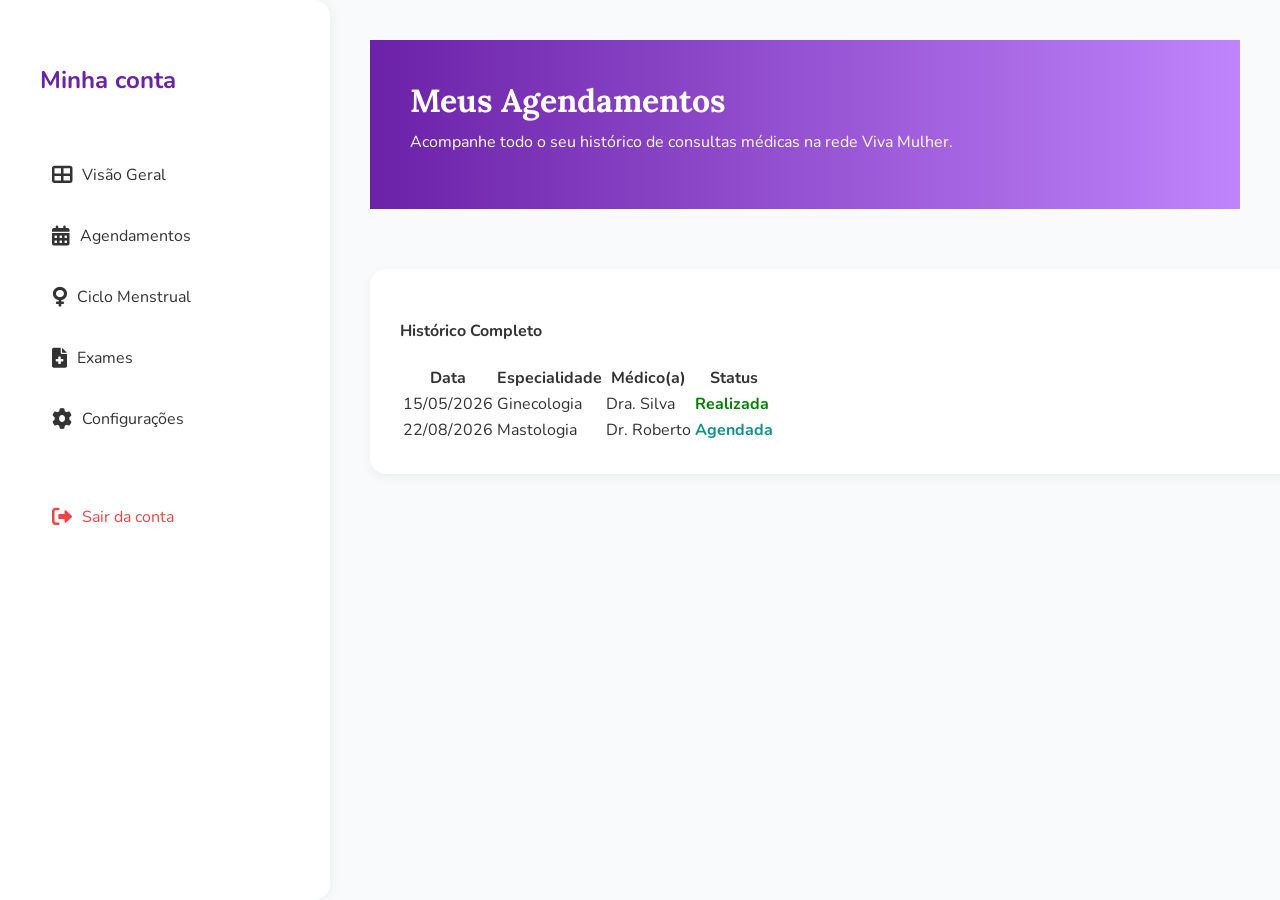
<file: dashboard-paciente/agendamentos.html>
<!DOCTYPE html>
<html lang="pt-BR">
<head>
    <meta charset="UTF-8">
    <meta name="viewport" content="width=device-width, initial-scale=1.0">
    <title>Meus Agendamentos</title>
    
    <link href="https://fonts.googleapis.com/css2?family=Lora:ital,wght@0,400..700;1,400..700&family=Nunito:wght@400;600;700&display=swap" rel="stylesheet">
    <link rel="stylesheet" href="https://cdnjs.cloudflare.com/ajax/libs/font-awesome/6.0.0/css/all.min.css">
    
    <link rel="stylesheet" href="style-paciente.css">
</head>
<body>
    <div class="dashboard-full-container">
        
        <aside class="sidebar">
            <h3>Minha conta</h3>
           <ul>
                <li><a style="cursor: pointer;" onclick="navegarPara('dashboard.html')"><i class="fas fa-th-large" style="margin-right: 10px;"></i> Visão Geral</a></li>
                <li><a style="cursor: pointer;" onclick="navegarPara('agendamentos.html')"><i class="fas fa-calendar-alt" style="margin-right: 10px;"></i> Agendamentos</a></li>
                <li><a style="cursor: pointer;" onclick="navegarPara('ciclo-menstrual.html')"><i class="fas fa-venus" style="margin-right: 10px;"></i> Ciclo Menstrual</a></li>
                <li><a style="cursor: pointer;" onclick="navegarPara('exames.html')"><i class="fas fa-file-medical" style="margin-right: 10px;"></i> Exames</a></li>
                <li><a style="cursor: pointer;" onclick="navegarPara('configuracoes.html')"><i class="fas fa-cog" style="margin-right: 10px;"></i> Configurações</a></li>
                <br>
                <li><a style="cursor: pointer;" onclick="navegarPara('../index.html')" class="sair-link"><i class="fas fa-sign-out-alt" style="margin-right: 10px;"></i> Sair da conta</a></li>
            </ul>
        </aside>

        <main class="main-content">
            
            <div class="header-banner">
                <h2>Meus Agendamentos</h2>
                <p>Acompanhe todo o seu histórico de consultas médicas na rede Viva Mulher.</p>
            </div>

            <div class="card-flutuante" style="width: 100%;">
                <h4>Histórico Completo</h4>
                <table class="tabela-consultas">
                    <thead>
                        <tr>
                            <th>Data</th>
                            <th>Especialidade</th>
                            <th>Médico(a)</th>
                            <th>Status</th>
                        </tr>
                    </thead>
                    <tbody>
                        <tr>
                            <td>15/05/2026</td>
                            <td>Ginecologia</td>
                            <td>Dra. Silva</td>
                            <td><span style="color: green; font-weight: bold;">Realizada</span></td>
                        </tr>
                        <tr>
                            <td>22/08/2026</td>
                            <td>Mastologia</td>
                            <td>Dr. Roberto</td>
                            <td><span style="color: #0d9488; font-weight: bold;">Agendada</span></td>
                        </tr>
                    </tbody>
                </table>
            </div>

        </main>
    </div>

<script src="../script.js"></script>
</body>
</html>
</file>
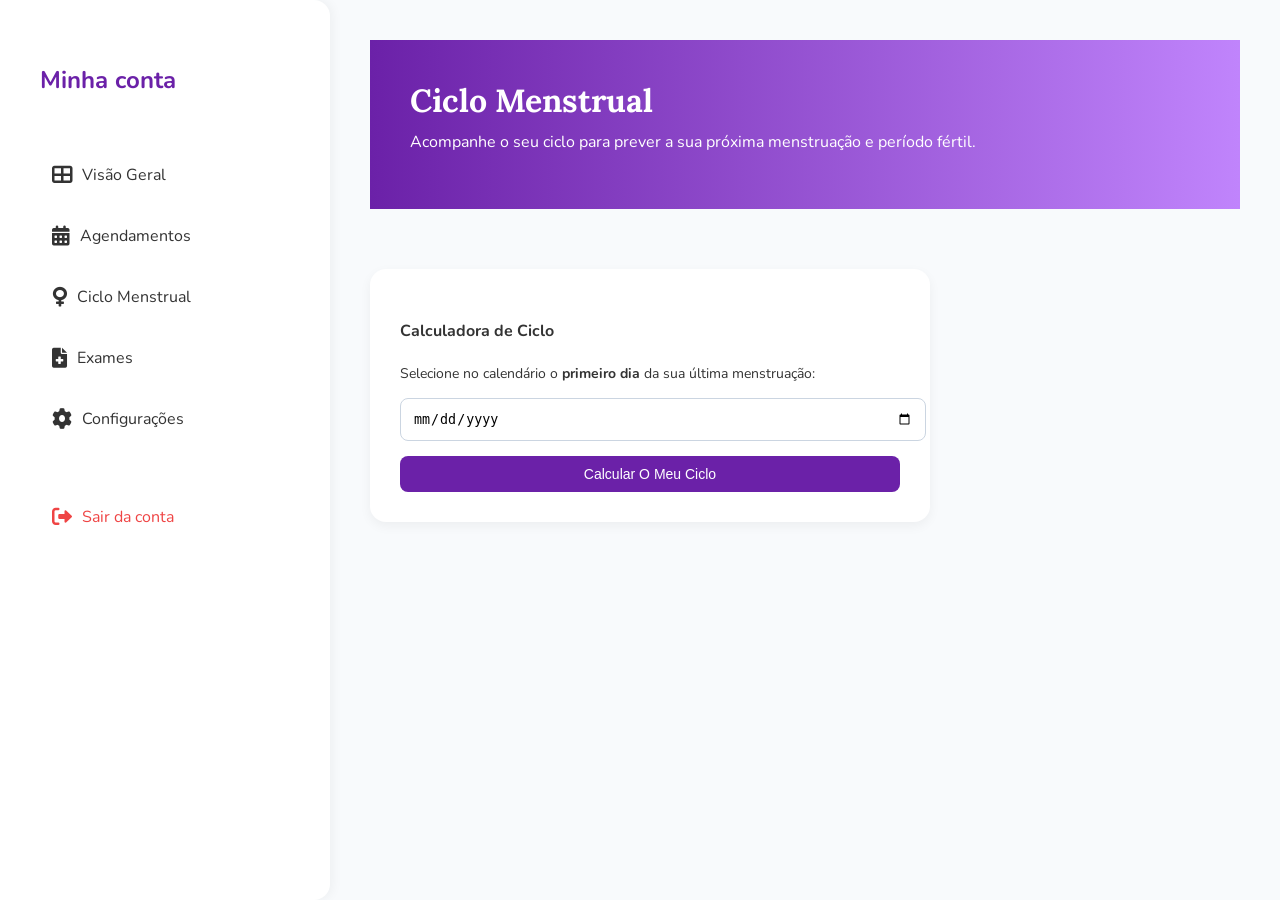
<file: dashboard-paciente/ciclo-menstrual.html>
<!DOCTYPE html>
<html lang="pt-PT">
<head>
    <meta charset="UTF-8">
    <meta name="viewport" content="width=device-width, initial-scale=1.0">
    <title>Ciclo Menstrual - Viva Mulher</title>
    
    <link href="https://fonts.googleapis.com/css2?family=Lora:ital,wght@0,400..700;1,400..700&family=Nunito:wght@400;600;700&display=swap" rel="stylesheet">
    <link rel="stylesheet" href="https://cdnjs.cloudflare.com/ajax/libs/font-awesome/6.0.0/css/all.min.css">
    
    <link rel="stylesheet" href="style-paciente.css">
</head>
<body>
    <div class="dashboard-full-container">
        
        <aside class="sidebar">
            <h3>Minha conta</h3>
           <ul>
                <li><a style="cursor: pointer;" onclick="navegarPara('dashboard.html')"><i class="fas fa-th-large" style="margin-right: 10px;"></i> Visão Geral</a></li>
                <li><a style="cursor: pointer;" onclick="navegarPara('agendamentos.html')"><i class="fas fa-calendar-alt" style="margin-right: 10px;"></i> Agendamentos</a></li>
                <li><a style="cursor: pointer;" onclick="navegarPara('ciclo-menstrual.html')"><i class="fas fa-venus" style="margin-right: 10px;"></i> Ciclo Menstrual</a></li>
                <li><a style="cursor: pointer;" onclick="navegarPara('exames.html')"><i class="fas fa-file-medical" style="margin-right: 10px;"></i> Exames</a></li>
                <li><a style="cursor: pointer;" onclick="navegarPara('configuracoes.html')"><i class="fas fa-cog" style="margin-right: 10px;"></i> Configurações</a></li>
                <br>
                <li><a style="cursor: pointer;" onclick="navegarPara('../index.html')" class="sair-link"><i class="fas fa-sign-out-alt" style="margin-right: 10px;"></i> Sair da conta</a></li>
            </ul>
        </aside>

        <main class="main-content">
            
            <div class="header-banner">
                <h2>Ciclo Menstrual</h2>
                <p>Acompanhe o seu ciclo para prever a sua próxima menstruação e período fértil.</p>
            </div>

            <div class="card-flutuante" style="width: 100%; max-width: 500px;">
                <h4>Calculadora de Ciclo</h4>
                <p style="font-size: 14px; margin-bottom: 15px;">Selecione no calendário o <strong>primeiro dia</strong> da sua última menstruação:</p>
                
                <input type="date" id="data-menstruacao" class="input-calendario" style="width: 100%; padding: 12px; border: 1px solid #cbd5e1; border-radius: 8px; margin-bottom: 15px;">
                
                <button class="btn-primary" style="padding: 10px 20px; font-size: 14px; width: 100%; background-color: #6b21a8; color: white; border: none; border-radius: 8px; cursor: pointer;" onclick="calcularCiclo()">Calcular O Meu Ciclo</button>

                <div id="resultado-ciclo" style="display: none; margin-top: 20px; padding: 20px; background-color: #fdf4ff; border-left: 4px solid #c084fc; border-radius: 8px;">
                    <h4 style="color: #6b21a8; margin-bottom: 10px; border-bottom: none;">Previsão do seu Ciclo</h4>
                    <p style="font-family: 'Nunito', sans-serif; font-size: 15px; margin-bottom: 5px;">🩸 Próxima menstruação: <strong id="prox-menstruacao" style="color: #333;"></strong></p>
                    <p style="font-family: 'Nunito', sans-serif; font-size: 15px;">🌸 Período mais fértil: <strong id="periodo-fertil" style="color: #333;"></strong></p>
                    <p style="font-size: 12px; color: #888; margin-top: 15px;">*Cálculo baseado num ciclo padrão de 28 dias.</p>
                </div>
            </div>

        </main>
    </div>

    <script src="../script.js"></script>
</body>
</html>
</file>
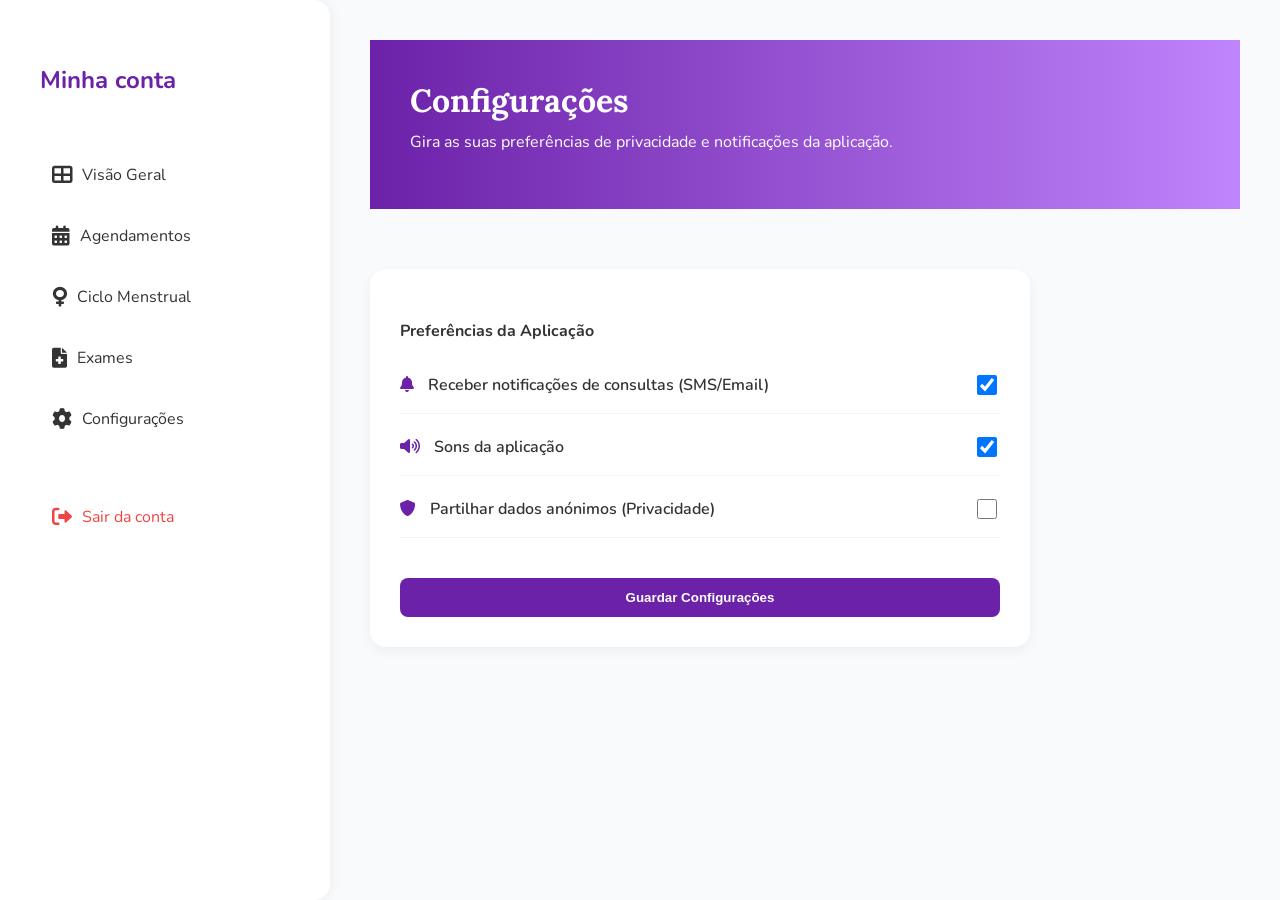
<file: dashboard-paciente/configuracoes.html>
<!DOCTYPE html>
<html lang="pt-PT">
<head>
    <meta charset="UTF-8">
    <meta name="viewport" content="width=device-width, initial-scale=1.0">
    <title>Configurações - Viva Mulher</title>
    
    <link href="https://fonts.googleapis.com/css2?family=Lora:ital,wght@0,400..700;1,400..700&family=Nunito:wght@400;600;700&display=swap" rel="stylesheet">
    <link rel="stylesheet" href="https://cdnjs.cloudflare.com/ajax/libs/font-awesome/6.0.0/css/all.min.css">
    
    <link rel="stylesheet" href="style-paciente.css">
</head>
<body>
    <div class="dashboard-full-container">
        
        <aside class="sidebar">
            <h3>Minha conta</h3>
           <ul>
                <li><a style="cursor: pointer;" onclick="navegarPara('dashboard.html')"><i class="fas fa-th-large" style="margin-right: 10px;"></i> Visão Geral</a></li>
                <li><a style="cursor: pointer;" onclick="navegarPara('agendamentos.html')"><i class="fas fa-calendar-alt" style="margin-right: 10px;"></i> Agendamentos</a></li>
                <li><a style="cursor: pointer;" onclick="navegarPara('ciclo-menstrual.html')"><i class="fas fa-venus" style="margin-right: 10px;"></i> Ciclo Menstrual</a></li>
                <li><a style="cursor: pointer;" onclick="navegarPara('exames.html')"><i class="fas fa-file-medical" style="margin-right: 10px;"></i> Exames</a></li>
                <li><a style="cursor: pointer;" onclick="navegarPara('configuracoes.html')"><i class="fas fa-cog" style="margin-right: 10px;"></i> Configurações</a></li>
                <br>
                <li><a style="cursor: pointer;" onclick="navegarPara('../index.html')" class="sair-link"><i class="fas fa-sign-out-alt" style="margin-right: 10px;"></i> Sair da conta</a></li>
            </ul>
        </aside>

        <main class="main-content">
            
            <div class="header-banner">
                <h2>Configurações</h2>
                <p>Gira as suas preferências de privacidade e notificações da aplicação.</p>
            </div>

            <div class="card-flutuante" style="width: 100%; max-width: 600px;">
                <h4 style="margin-bottom: 30px;">Preferências da Aplicação</h4>
                
                <div style="margin-bottom: 20px; display: flex; justify-content: space-between; align-items: center; border-bottom: 1px solid #f1f5f9; padding-bottom: 15px;">
                    <span style="font-family: 'Nunito', sans-serif; color: #333; font-weight: 600;"><i class="fas fa-bell" style="color: #6b21a8; margin-right: 10px;"></i> Receber notificações de consultas (SMS/Email)</span>
                    <input type="checkbox" checked style="width: 20px; height: 20px; cursor: pointer;">
                </div>
                
                <div style="margin-bottom: 20px; display: flex; justify-content: space-between; align-items: center; border-bottom: 1px solid #f1f5f9; padding-bottom: 15px;">
                    <span style="font-family: 'Nunito', sans-serif; color: #333; font-weight: 600;"><i class="fas fa-volume-up" style="color: #6b21a8; margin-right: 10px;"></i> Sons da aplicação</span>
                    <input type="checkbox" checked style="width: 20px; height: 20px; cursor: pointer;">
                </div>

                <div style="margin-bottom: 20px; display: flex; justify-content: space-between; align-items: center; border-bottom: 1px solid #f1f5f9; padding-bottom: 15px;">
                    <span style="font-family: 'Nunito', sans-serif; color: #333; font-weight: 600;"><i class="fas fa-shield-alt" style="color: #6b21a8; margin-right: 10px;"></i> Partilhar dados anónimos (Privacidade)</span>
                    <input type="checkbox" style="width: 20px; height: 20px; cursor: pointer;">
                </div>

                <button style="margin-top: 20px; width: 100%; padding: 12px; background-color: #6b21a8; color: white; border: none; border-radius: 8px; font-weight: bold; cursor: pointer;" onclick="alert('Configurações guardadas com sucesso!')">Guardar Configurações</button>
            </div>

        </main>
    </div>

    <script src="../script.js"></script>
</body>
</html>
</file>
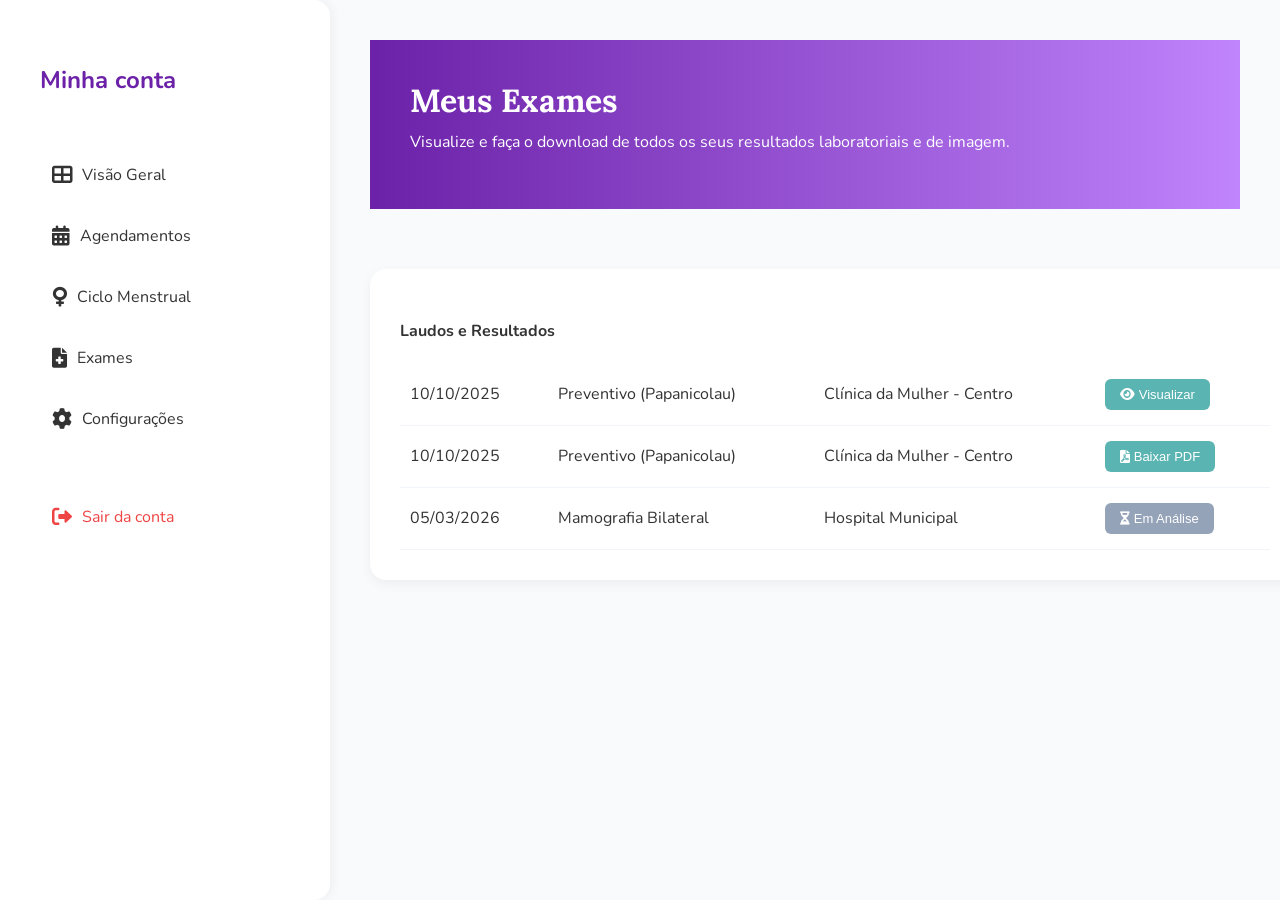
<file: dashboard-paciente/exames.html>
<!DOCTYPE html>
<html lang="pt-PT">
<head>
    <meta charset="UTF-8">
    <meta name="viewport" content="width=device-width, initial-scale=1.0">
    <title>Meus Exames - Viva Mulher</title>
    
    <link href="https://fonts.googleapis.com/css2?family=Lora:ital,wght@0,400..700;1,400..700&family=Nunito:wght@400;600;700&display=swap" rel="stylesheet">
    <link rel="stylesheet" href="https://cdnjs.cloudflare.com/ajax/libs/font-awesome/6.0.0/css/all.min.css">
    <link rel="stylesheet" href="style-paciente.css">
</head>
<body>
    <div class="dashboard-full-container">
        
        <aside class="sidebar">
            <h3>Minha conta</h3>
            <ul>
                <li><a style="cursor: pointer;" onclick="navegarPara('dashboard.html')"><i class="fas fa-th-large" style="margin-right: 10px;"></i> Visão Geral</a></li>
                <li><a style="cursor: pointer;" onclick="navegarPara('agendamentos.html')"><i class="fas fa-calendar-alt" style="margin-right: 10px;"></i> Agendamentos</a></li>
                <li><a style="cursor: pointer;" onclick="navegarPara('ciclo-menstrual.html')"><i class="fas fa-venus" style="margin-right: 10px;"></i> Ciclo Menstrual</a></li>
                <li><a style="cursor: pointer;" onclick="navegarPara('exames.html')"><i class="fas fa-file-medical" style="margin-right: 10px;"></i> Exames</a></li>
                <li><a style="cursor: pointer;" onclick="navegarPara('configuracoes.html')"><i class="fas fa-cog" style="margin-right: 10px;"></i> Configurações</a></li>
                <br>
                <li><a style="cursor: pointer;" onclick="navegarPara('../index.html')" class="sair-link"><i class="fas fa-sign-out-alt" style="margin-right: 10px;"></i> Sair da conta</a></li>
            </ul>
        </aside>

        <main class="main-content">
            
            <div class="header-banner">
                <h2>Meus Exames</h2>
                <p>Visualize e faça o download de todos os seus resultados laboratoriais e de imagem.</p>
            </div>

            <div class="card-flutuante" style="width: 100%;">
                <h4>Laudos e Resultados</h4>
                <table class="tabela-consultas" style="width: 100%; text-align: left; border-collapse: collapse;">
                    <thead>
                        <tr style="border-bottom: 1px solid #f1f5f9;">
                            <td style="padding: 15px 10px;">10/10/2025</td>
                            <td style="padding: 15px 10px;">Preventivo (Papanicolau)</td>
                            <td style="padding: 15px 10px;">Clínica da Mulher - Centro</td>
                            <td style="padding: 15px 10px;">
                                <button style="padding: 8px 15px; font-size: 13px; background-color: #5ab4b2; color: white; border: none; border-radius: 6px; cursor: pointer;" onclick="abrirVisualizadorExame('Preventivo (Papanicolau)', '10/10/2025', 'Negativo para malignidade. Alterações celulares benignas inflamatórias.')">
                                    <i class="fas fa-eye"></i> Visualizar
                                </button>
                            </td>
                        </tr>
                    </thead>
                    <tbody>
                        <tr style="border-bottom: 1px solid #f1f5f9;">
                            <td style="padding: 15px 10px;">10/10/2025</td>
                            <td style="padding: 15px 10px;">Preventivo (Papanicolau)</td>
                            <td style="padding: 15px 10px;">Clínica da Mulher - Centro</td>
                            <td style="padding: 15px 10px;"><button style="padding: 8px 15px; font-size: 13px; background-color: #5ab4b2; color: white; border: none; border-radius: 6px; cursor: pointer;"><i class="fas fa-file-pdf"></i> Baixar PDF</button></td>
                        </tr>
                        <tr style="border-bottom: 1px solid #f1f5f9;">
                            <td style="padding: 15px 10px;">05/03/2026</td>
                            <td style="padding: 15px 10px;">Mamografia Bilateral</td>
                            <td style="padding: 15px 10px;">Hospital Municipal</td>
                            <td style="padding: 15px 10px;"><button style="padding: 8px 15px; font-size: 13px; background-color: #94a3b8; color: white; border: none; border-radius: 6px; cursor: not-allowed;"><i class="fas fa-hourglass-half"></i> Em Análise</button></td>
                        </tr>
                    </tbody>
                </table>
            </div>

        </main>
    </div>
    
    <div id="modal-visualizador" class="modal-exame-oculto">
        <div class="pdf-container">
            <div class="pdf-header-actions">
                <span style="color: white; font-weight: bold;"><i class="fas fa-file-pdf"></i> Visualizador de Resultados</span>
                <div>
                    <button class="btn-pdf-action" onclick="alert('Iniciando download do PDF...')"><i class="fas fa-download"></i> Baixar</button>
                    <button class="btn-pdf-action" onclick="fecharVisualizadorExame()"><i class="fas fa-times"></i> Fechar</button>
                </div>
            </div>
            
            <div class="pdf-folha">
                <div style="text-align: center; border-bottom: 2px solid #0d9488; padding-bottom: 15px; margin-bottom: 20px;">
                    <h2 style="color: #0d9488; font-family: 'Lora', serif; margin: 0;">VIVA MULHER</h2>
                    <p style="color: #64748b; font-size: 12px; margin: 5px 0 0 0;">Laboratório de Análises Clínicas</p>
                </div>
                
                <div style="display: flex; justify-content: space-between; margin-bottom: 20px; font-size: 14px; color: #333;">
                    <div>
                        <p><strong>Paciente:</strong> Maria da Silva</p>
                        <p><strong>Médico(a) Solicitante:</strong> Dra. Ana Costa</p>
                    </div>
                    <div style="text-align: right;">
                        <p><strong>Data da Colheita:</strong> <span id="pdf-data"></span></p>
                        <p><strong>Exame:</strong> <span id="pdf-tipo" style="font-weight: bold;"></span></p>
                    </div>
                </div>

                <div style="background-color: #f8fafc; padding: 20px; border-radius: 8px; border-left: 4px solid #0d9488;">
                    <h4 style="color: #333; margin-top: 0;">RESULTADO / LAUDO</h4>
                    <p id="pdf-resultado" style="font-size: 15px; line-height: 1.6; color: #475569;"></p>
                </div>

                <div style="text-align: center; margin-top: 40px; font-size: 12px; color: #94a3b8;">
                    <p>Documento assinado digitalmente por Viva Mulher Web.</p>
                    <p>Este exame não substitui a avaliação médica.</p>
                </div>
            </div>
        </div>
    </div>

    <script src="../script.js"></script>
</body>
</html>
</file>
<file: dashboard-paciente/style-paciente.css>
/* =========================================
   NOVO DESIGN DO DASHBOARD (SOFISTICADO E ATRAENTE)
   ========================================= */

/* --- GERAL --- */
body {
    font-family: 'Nunito', sans-serif;
    background-color: #f8fafc; /* Um cinza muito claro para o fundo */
    color: #333;
    margin: 0;
    padding: 0;
}

.dashboard-full-container {
    display: flex;
    min-height: 100vh;
}

/* --- HEADER BANNER SUPERIOR GRADIENTE --- */
.header-banner {
    background: linear-gradient(to right, #6b21a8, #c084fc); /* Gradiente roxo profundo */
    color: white;
    padding: 40px;
    border-radius: 0; /* Tela cheia */
    margin-bottom: 20px;
}

.header-banner h2 {
    font-family: 'Lora', serif; /* Fonte de título elegante */
    font-size: 32px;
    font-weight: bold;
    margin: 0;
}

.header-banner p {
    font-size: 16px;
    margin-top: 10px;
}

/* --- MENU LATERAL (SUBSTITUIR O CINZA) --- */
.sidebar {
    background-color: #ffffff; /* Fundo branco limpo */
    width: 250px;
    padding: 40px;
    display: flex;
    flex-direction: column;
    border-radius: 0 16px 16px 0; /* Cantos arredondados na borda interna */
    box-shadow: 2px 0 12px rgba(0, 0, 0, 0.05); /* Sombra suave para o lado */
}

.sidebar h3 {
    color: #6b21a8;
    font-size: 24px;
    margin-bottom: 40px;
}

.sidebar ul {
    list-style: none;
    padding: 0;
    display: flex;
    flex-direction: column;
    gap: 15px;
}

.sidebar ul li a {
    display: flex;
    align-items: center;
    text-decoration: none;
    color: #333;
    font-size: 16px;
    padding: 12px;
    border-radius: 8px;
    font-weight: medium;
    transition: 0.3s;
}

.sidebar ul li a:hover {
    background-color: #e2e8f0;
    color: #6b21a8;
}

.sidebar ul li a.active {
    background-color: #c084fc; /* Roxo para o item ativo */
    color: #ffffff;
}

.sidebar ul li a i {
    font-size: 20px;
    margin-right: 15px;
}

/* Link Sair */
.sidebar ul li a.sair-link {
    margin-top: auto; /* Empurra para o fundo */
    color: #ef4444; /* Vermelho para o item de saída */
}

/* --- ÁREA PRINCIPAL --- */
.main-content {
    flex: 1;
    padding: 40px;
    display: flex;
    flex-direction: column;
    gap: 40px;
}

/* Estilo de Cartão Flutuante */
.card-flutuante {
    background-color: #ffffff;
    padding: 30px;
    border-radius: 16px;
    box-shadow: 0 4px 12px rgba(0, 0, 0, 0.05); /* Sombra difusa e suave */
}

/* Cartões de Ação (Topo) */
.action-cards {
    display: grid;
    grid-template-columns: repeat(3, 1fr);
    gap: 20px;
}

.card-action {
    text-align: center;
    cursor: pointer;
    transition: 0.3s;
}

.card-action:hover {
    transform: translateY(-5px); /* Efeito de elevação */
}

.card-action i {
    font-size: 48px;
    color: #5ab4b2; /* Azul/Teal dos ícones */
    margin-bottom: 20px;
}

.card-action h4 {
    font-size: 18px;
    font-weight: bold;
    margin-bottom: 5px;
}

.card-action p {
    font-size: 14px;
    color: #666;
}

/* Seção do Meio */
.secao-meio {
    display: grid;
    grid-template-columns: repeat(2, 1fr);
    gap: 30px;
}

/* Calendário */
.card-calendar {
    display: flex;
    flex-direction: column;
}

.calendar-visual {
    display: flex;
    gap: 20px;
    margin-top: 20px;
}

.calendar-grid {
    flex: 1;
    display: grid;
    grid-template-columns: repeat(7, 1fr);
    gap: 5px;
    font-size: 14px;
    color: #555;
}

.calendar-grid span {
    text-align: center;
    padding: 8px;
}

.calendar-grid span.day-marked {
    background-color: #6b21a8; /* Roxo da data marcada */
    color: white;
    border-radius: 50%;
    font-weight: bold;
}

.calendar-details {
    width: 150px;
    font-size: 14px;
    color: #333;
}

.calendar-details strong {
    font-size: 18px;
    color: #6b21a8;
}

/* Notificações */
.card-notifications {
    display: flex;
    flex-direction: column;
}

.notif-title {
    font-size: 18px;
    font-weight: bold;
    margin-bottom: 20px;
}

.notif-list {
    list-style: none;
    padding: 0;
    display: flex;
    flex-direction: column;
    gap: 20px;
}

.notif-item {
    display: flex;
    align-items: flex-start;
    gap: 15px;
}

.notif-item i {
    font-size: 24px;
    color: #6b21a8;
}

.notif-text h5 {
    font-size: 16px;
    font-weight: bold;
    margin-bottom: 5px;
}

.notif-text p {
    font-size: 14px;
    color: #666;
}

/* --- RODAPÉ (SUBSTITUIR O AZUL SÓLIDO) --- */
.footer-info {
    display: grid;
    grid-template-columns: repeat(3, 1fr);
    gap: 20px;
}

.card-info {
    background-color: #ffffff;
    padding: 20px;
    border-radius: 12px;
    box-shadow: 0 4px 12px rgba(0, 0, 0, 0.05);
    display: flex;
    flex-direction: column;
    position: relative; /* Para a imagem de fundo */
    overflow: hidden; /* Corta a imagem excedente */
}

.card-info h4 {
    background-color: black;
    color: white;
    text-align: center;
    padding: 8px;
    font-weight: bold;
    font-size: 14px;
    border-radius: 4px;
    margin-bottom: 15px;
}

.card-info p {
    font-size: 14px;
    color: #333;
}

/* Imagens de fundo para Campanhas (suturadas) */
.card-info-image {
    position: absolute;
    top: 0;
    left: 0;
    width: 100%;
    height: 100%;
    object-fit: cover;
    opacity: 0.15; /* Saturação baixa */
    z-index: 1; /* Atrás do texto */
}

.card-info-content {
    position: relative;
    z-index: 2; /* Texto na frente */
}

/* Emergência (Vermelho mais contido) */
.card-info-emerg {
    background-color: #ef4444; /* Vermelho para o fundo */
    color: white;
}

.card-info-emerg h4 {
    background-color: white;
    color: black;
}

.card-info-emerg p {
    color: white;
}

/* ========================================================
   VISUALIZADOR DE EXAMES (RF11)
   ======================================================== */
.modal-exame-oculto {
    display: none !important;
}

.modal-exame-ativo {
    display: flex !important;
    position: fixed;
    top: 0;
    left: 0;
    width: 100%;
    height: 100vh;
    background-color: rgba(15, 23, 42, 0.85); /* Fundo bem escuro */
    backdrop-filter: blur(5px);
    z-index: 9999;
    justify-content: center;
    align-items: center;
    padding: 20px;
}

/* O fundo que simula o ecrã de um leitor de PDF */
.pdf-container {
    background-color: #334155;
    width: 100%;
    max-width: 800px;
    height: 85vh;
    border-radius: 8px;
    display: flex;
    flex-direction: column;
    box-shadow: 0 25px 50px rgba(0,0,0,0.5);
    overflow: hidden;
}

.pdf-header-actions {
    background-color: #1e293b;
    padding: 15px 20px;
    display: flex;
    justify-content: space-between;
    align-items: center;
}

.btn-pdf-action {
    background-color: transparent;
    color: #cbd5e1;
    border: 1px solid #cbd5e1;
    padding: 8px 15px;
    border-radius: 4px;
    cursor: pointer;
    margin-left: 10px;
    transition: 0.3s;
}

.btn-pdf-action:hover {
    background-color: #cbd5e1;
    color: #1e293b;
}

/* A "folha" de exame em si */
.pdf-folha {
    background-color: white;
    margin: 20px auto;
    width: 90%;
    max-width: 700px;
    flex-grow: 1;
    overflow-y: auto;
    padding: 40px;
    box-shadow: 0 4px 6px rgba(0,0,0,0.1);
}

/* ========================================================
   REGRAS PARA VERSÃO MOBILE (MAX 768px)
   ======================================================== */
@media (max-width: 768px) {
    /* Ajuste do Ecrã Inteiro */
    body {
        overflow-x: hidden;
    }

    /* Transformar Menu Lateral em Menu Suspenso */
    .sidebar {
        position: fixed;
        left: -100%; /* Escondido por padrão */
        top: 0;
        width: 250px;
        height: 100vh;
        z-index: 9999;
        transition: 0.3s;
        box-shadow: 5px 0 15px rgba(0,0,0,0.2);
    }

    .sidebar.active {
        left: 0; /* Mostra o menu ao clicar */
    }

    /* Ajuste dos Cards para ficarem em uma única coluna */
    .cards-grid, .grid-gestao {
        display: flex;
        flex-direction: column;
        gap: 15px;
        padding: 10px;
    }

    .main-content {
        padding: 15px !important;
    }

    /* Ajuste da Hero Section (Index) */
    .hero-conteudo {
        padding: 20px;
        text-align: center;
        align-items: center;
    }

    .badge-pink {
        font-size: 30px !important; /* Letra menor no celular */
    }

    /* Botões de especialidades em coluna */
    .botoes-fundo {
        flex-direction: column;
        bottom: 20px !important;
        gap: 10px;
    }
}
</file>
